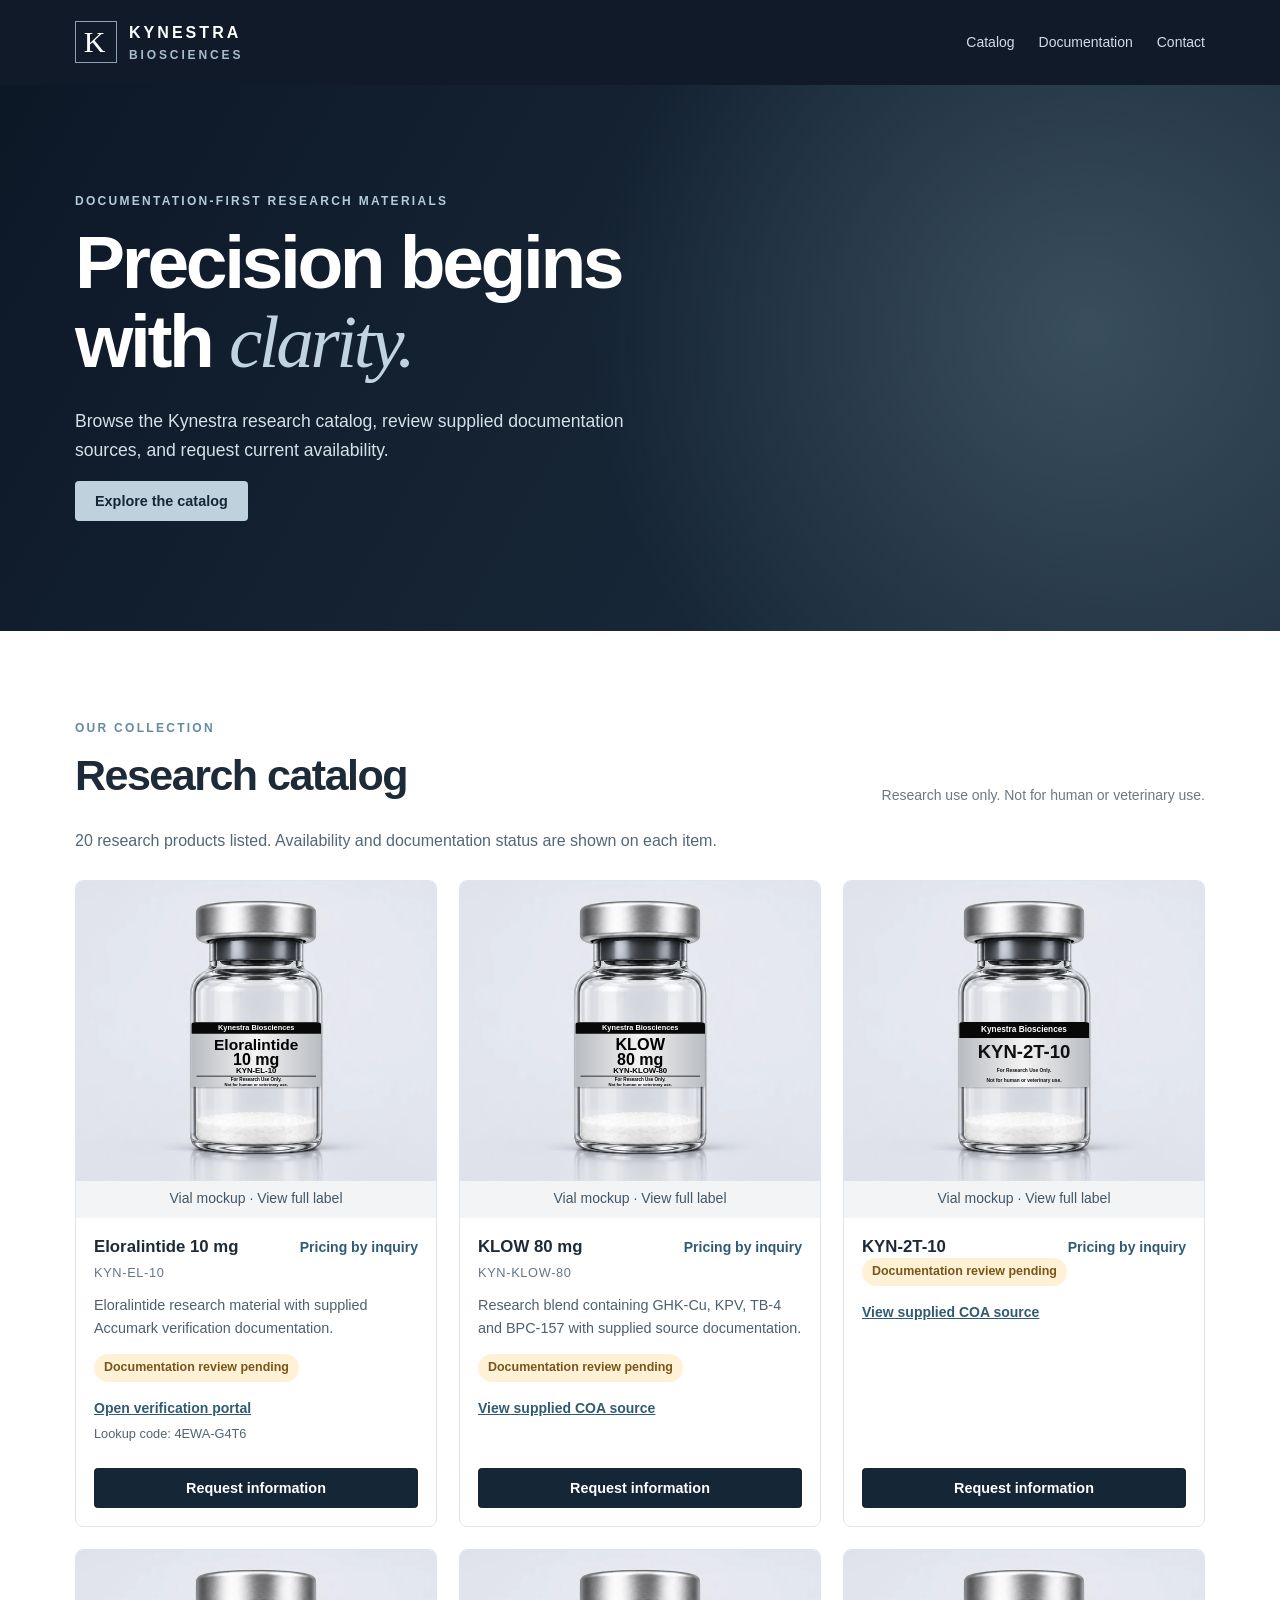
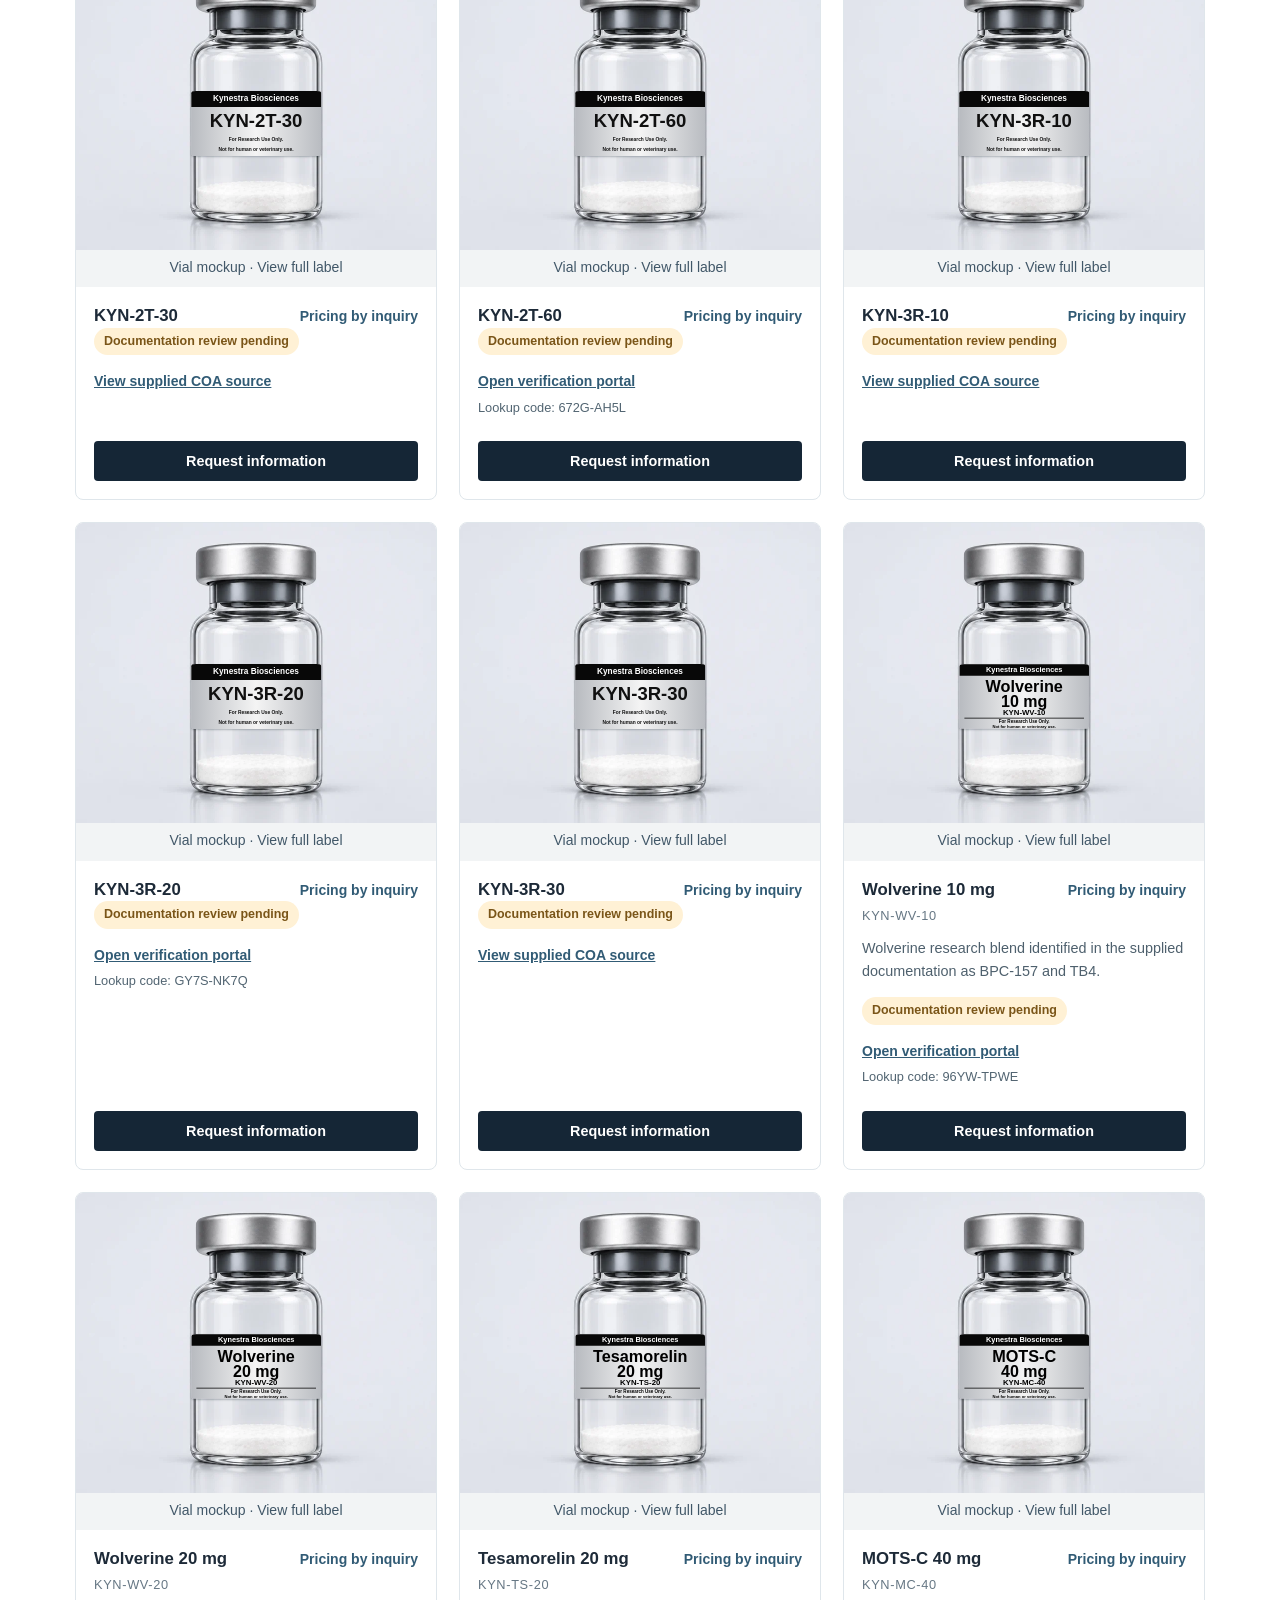
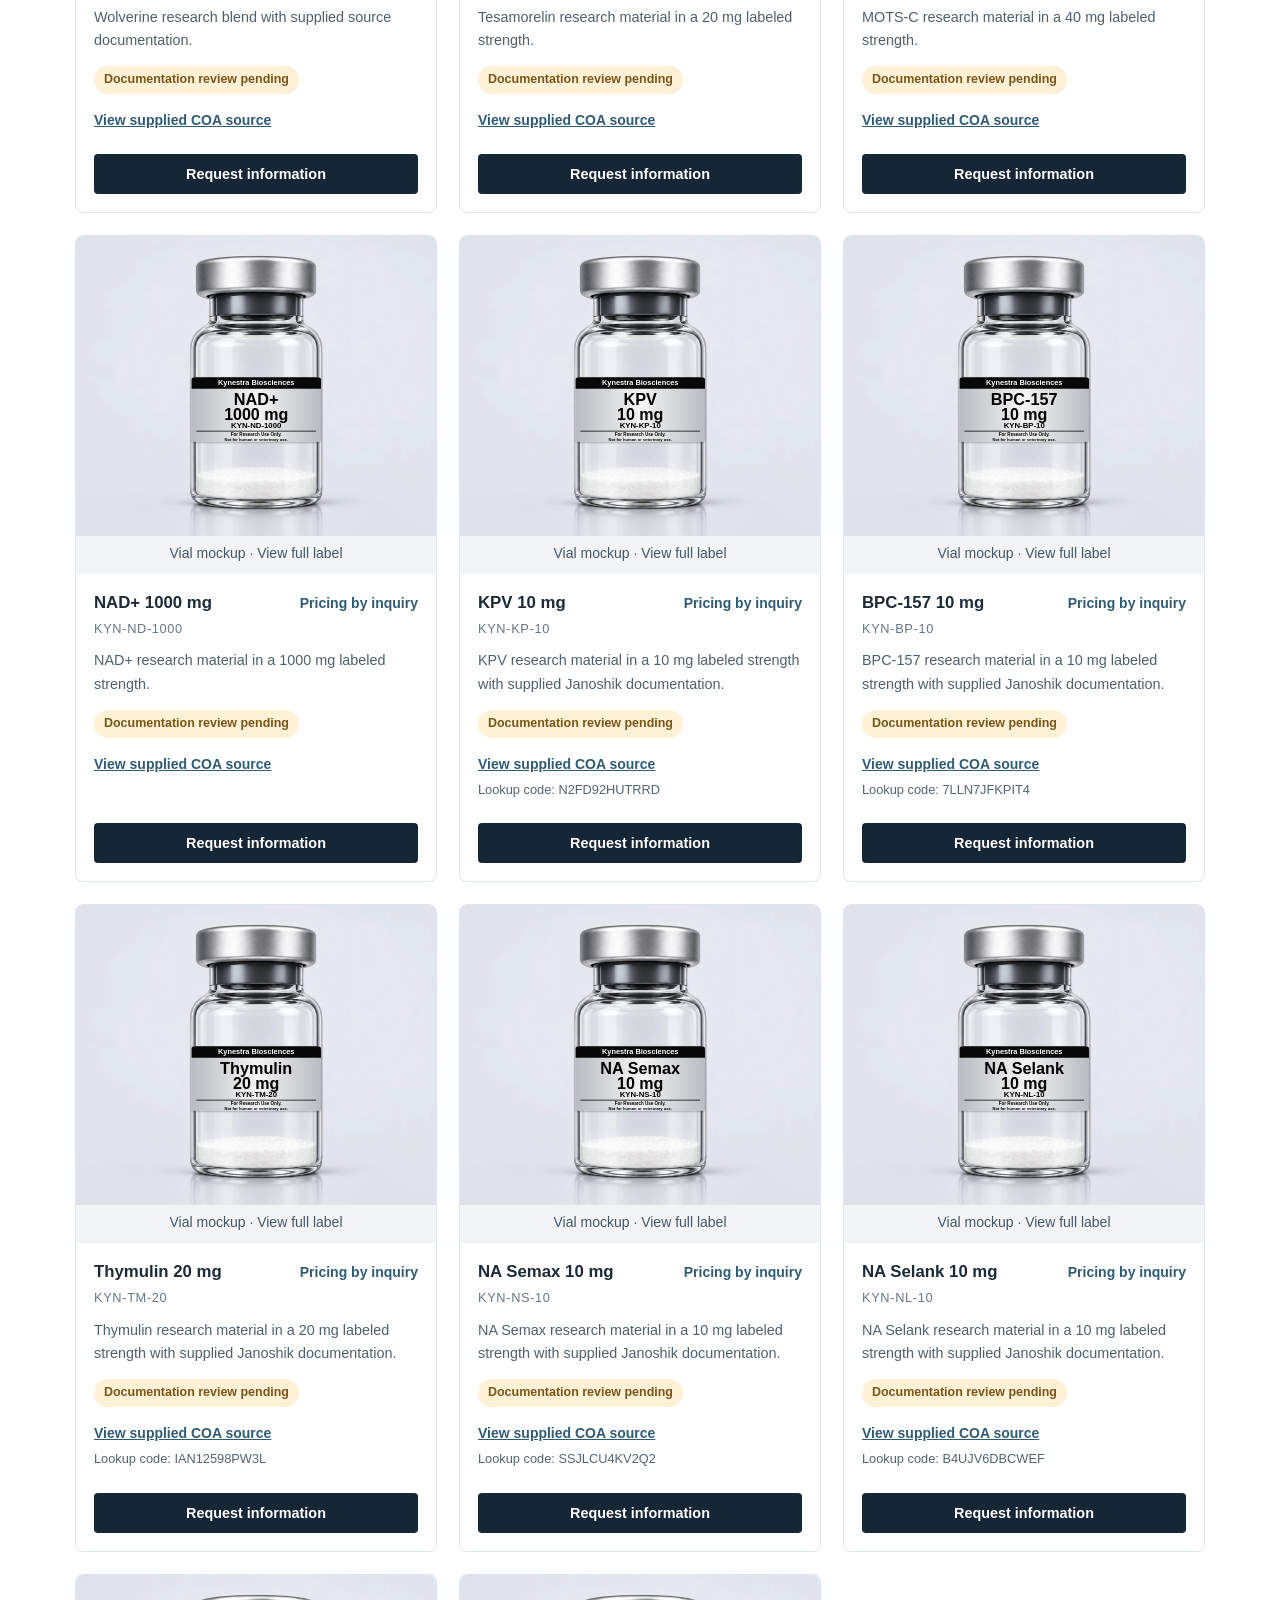
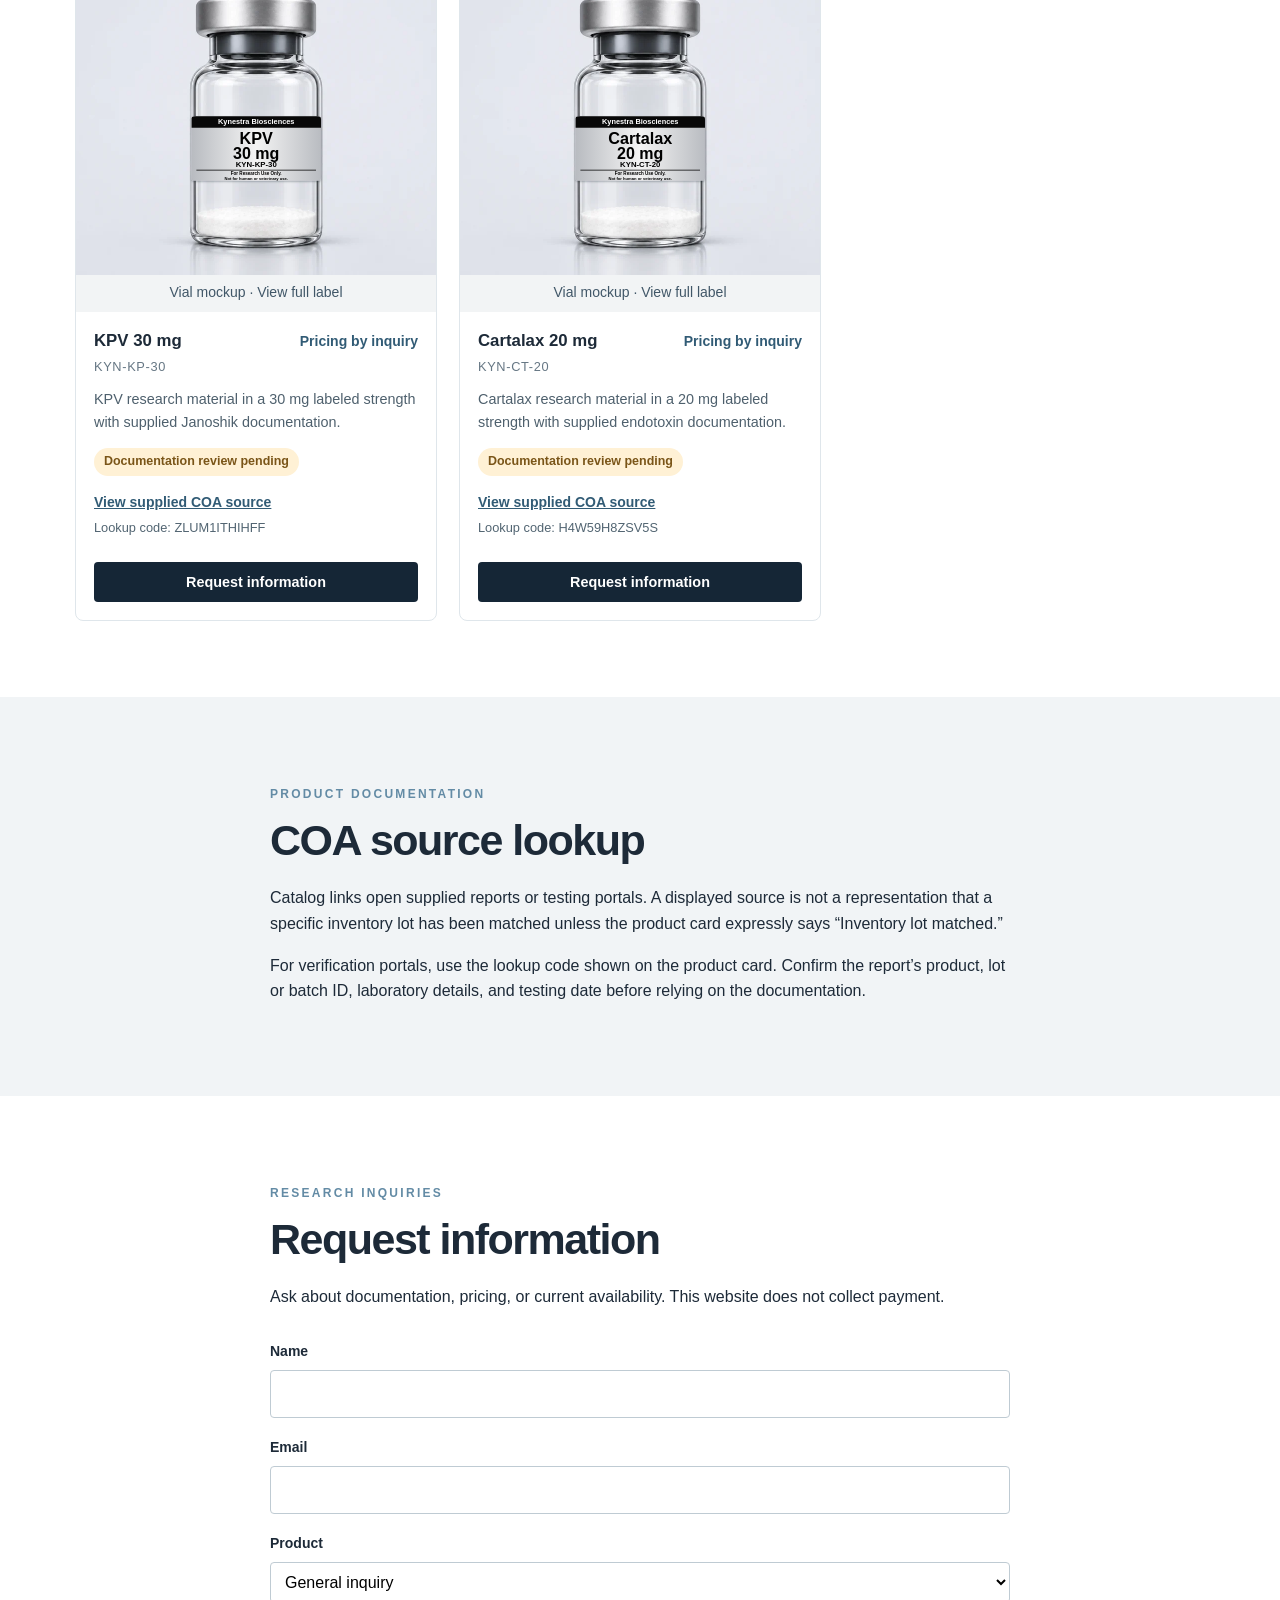
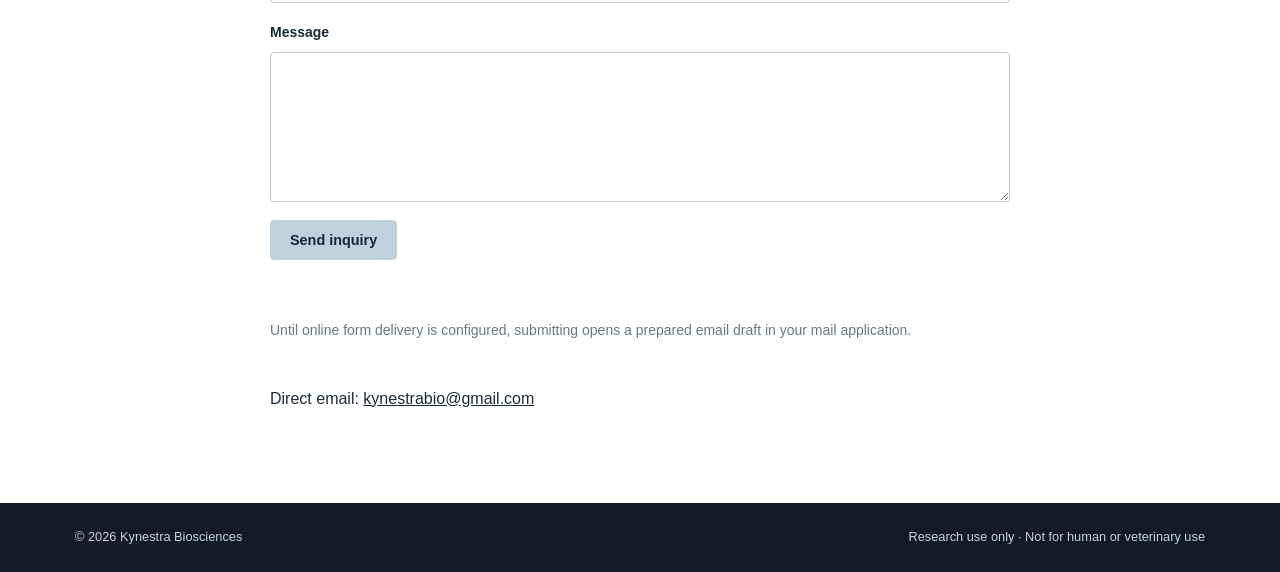
<file: index.html>
<!doctype html>
<html lang="en">
<head>
  <meta charset="utf-8">
  <meta name="viewport" content="width=device-width,initial-scale=1">
  <meta name="description" content="Kynestra Biosciences research catalog and supplied documentation links">
  <title>Kynestra Biosciences | Research Catalog</title>
  <link rel="stylesheet" href="./styles.css">
  <script defer src="./script.js"></script>
</head>
<body>
  <a class="skip" href="#catalog">Skip to catalog</a>
  <header>
    <div class="wrap nav">
      <a class="brand" href="#home"><span class="monogram">K</span><span>KYNESTRA<small>BIOSCIENCES</small></span></a>
      <nav aria-label="Main"><a href="#catalog">Catalog</a><a href="#verification">Documentation</a><a href="#contact">Contact</a></nav>
    </div>
  </header>
  <main>
    <section id="home" class="hero">
      <div class="wrap">
        <p class="eyebrow">Documentation-first research materials</p>
        <h1>Precision begins<br>with <em>clarity.</em></h1>
        <p class="lead">Browse the Kynestra research catalog, review supplied documentation sources, and request current availability.</p>
        <a class="button" href="#catalog">Explore the catalog</a>
      </div>
    </section>
    <section id="catalog" class="wrap section">
      <div class="heading">
        <div><p class="eyebrow">Our collection</p><h2>Research catalog</h2></div>
        <p class="muted">Research use only. Not for human or veterinary use.</p>
      </div>
      <p id="catalog-status" class="catalog-status" aria-live="polite">Loading catalog…</p>
      <div id="products" class="grid" aria-live="polite"></div>
    </section>
    <section id="verification" class="section shaded">
      <div class="wrap narrow">
        <p class="eyebrow">Product documentation</p>
        <h2>COA source lookup</h2>
        <p>Catalog links open supplied reports or testing portals. A displayed source is not a representation that a specific inventory lot has been matched unless the product card expressly says “Inventory lot matched.”</p>
        <p>For verification portals, use the lookup code shown on the product card. Confirm the report’s product, lot or batch ID, laboratory details, and testing date before relying on the documentation.</p>
      </div>
    </section>
    <section id="contact" class="wrap section narrow">
      <p class="eyebrow">Research inquiries</p>
      <h2>Request information</h2>
      <p>Ask about documentation, pricing, or current availability. This website does not collect payment.</p>
      <form id="inquiry" data-endpoint="">
        <label for="person">Name</label>
        <input id="person" name="name" required maxlength="120" autocomplete="name">
        <label for="reply">Email</label>
        <input id="reply" name="email" type="email" required maxlength="150" autocomplete="email">
        <label for="interest">Product</label>
        <select id="interest" name="product"><option value="">General inquiry</option></select>
        <label for="message">Message</label>
        <textarea id="message" name="message" required maxlength="1500" rows="5"></textarea>
        <button class="button" type="submit">Send inquiry</button>
        <p id="form-status" class="form-status" aria-live="polite"></p>
        <p class="muted">Until online form delivery is configured, submitting opens a prepared email draft in your mail application.</p>
      </form>
      <p>Direct email: <a href="mailto:kynestrabio@gmail.com">kynestrabio@gmail.com</a></p>
    </section>
  </main>
  <footer><div class="wrap footer"><span>© <span id="year"></span> Kynestra Biosciences</span><span>Research use only · Not for human or veterinary use</span></div></footer>
</body>
</html>
</file>
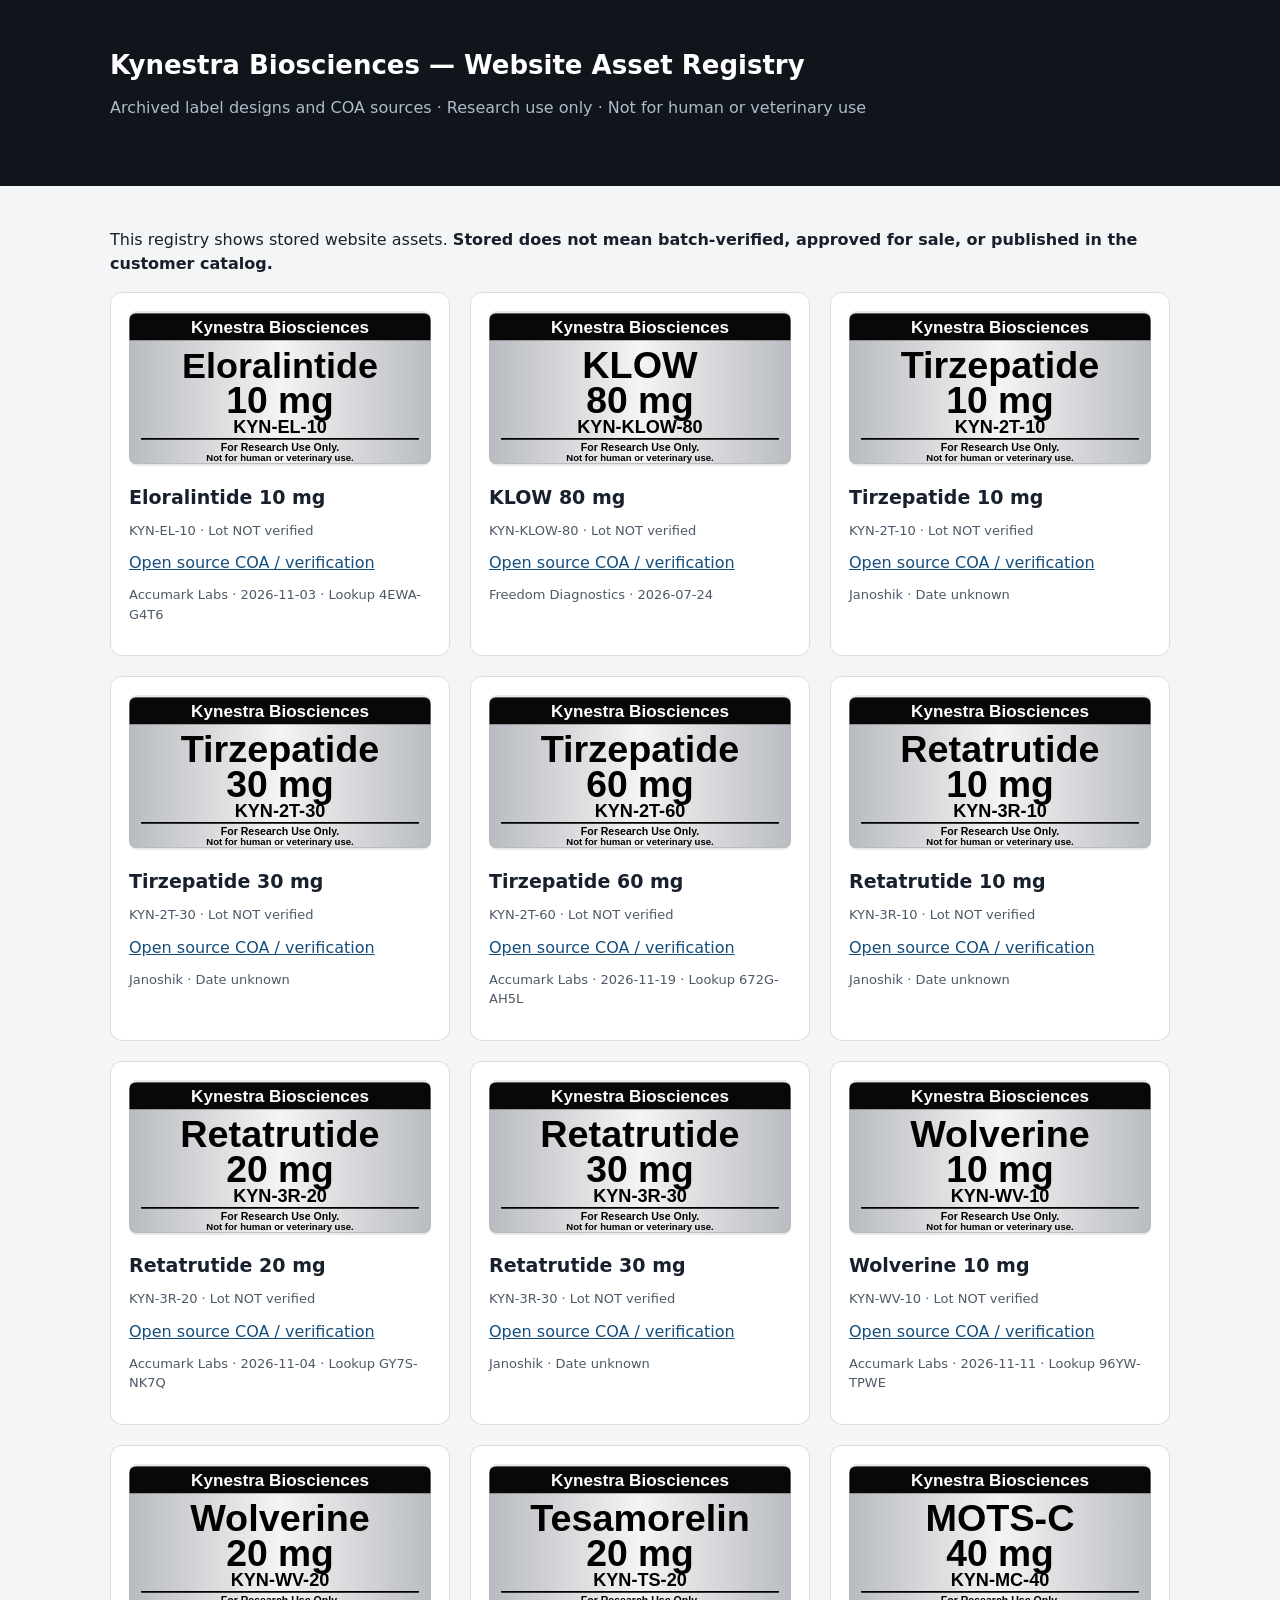
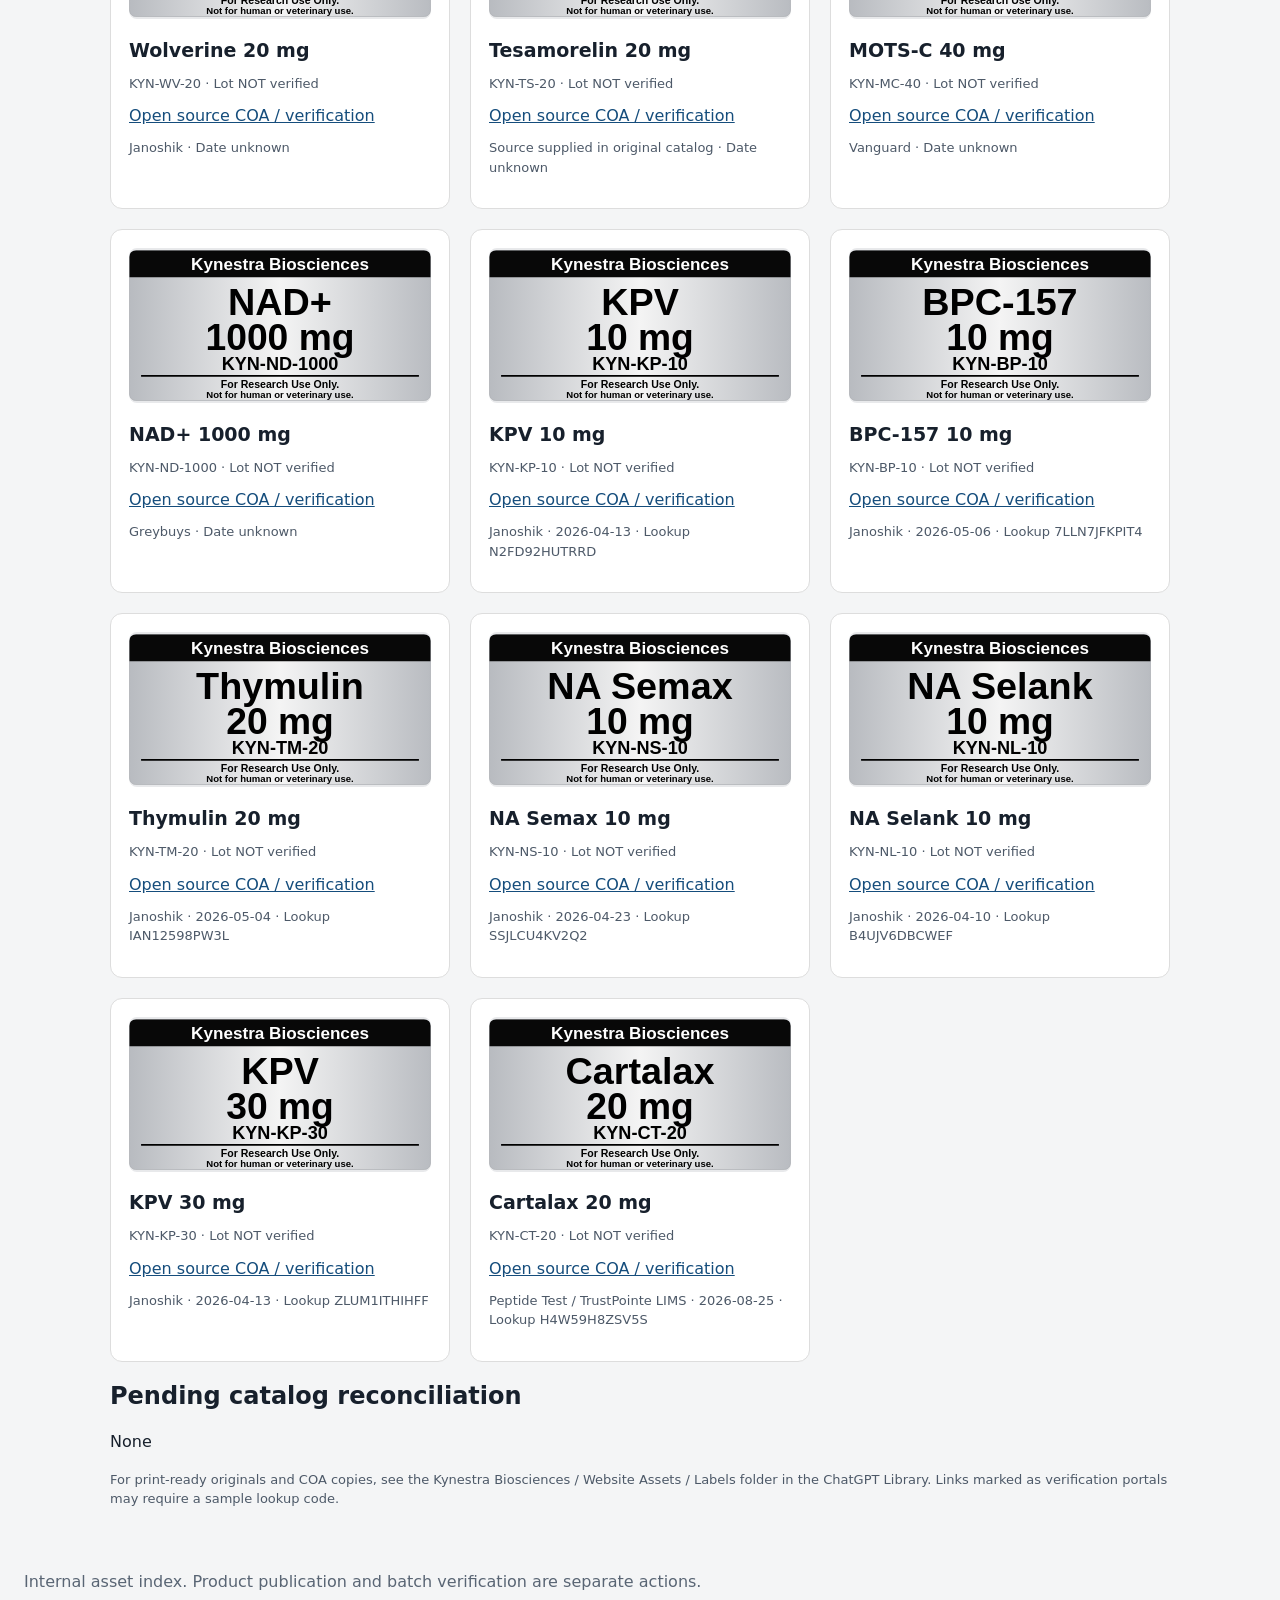
<file: website-assets/index.html>
<!doctype html>
<html lang="en"><head><meta charset="utf-8"><meta name="viewport" content="width=device-width,initial-scale=1"><title>Kynestra — Asset Registry</title>
<style>body{margin:0;font:16px system-ui,Arial;background:#f4f5f6;color:#17202c}header{background:#10151b;color:white;padding:24px}main{max-width:1060px;margin:auto;padding:26px}h1{margin:0;font-size:26px}p{line-height:1.5}.sub{color:#aebbc9}.grid{display:grid;grid-template-columns:repeat(auto-fit,minmax(260px,1fr));gap:20px}.card{background:white;border:1px solid #ddd;border-radius:12px;padding:18px}.card img{width:100%;height:155px;object-fit:contain;background:#e8e9eb;border-radius:8px}.card h2{font-size:19px;margin-bottom:6px}.meta{font-size:13px;color:#4d5968}.tag{display:inline-block;padding:3px 8px;background:#eee;border-radius:30px;font-size:12px}a{color:#154d7c}footer{padding:24px;color:#596574}</style></head>
<body><header><main><h1>Kynestra Biosciences — Website Asset Registry</h1><p class="sub">Archived label designs and COA sources · Research use only · Not for human or veterinary use</p></main></header>
<main><p>This registry shows stored website assets. <strong>Stored does not mean batch-verified, approved for sale, or published in the customer catalog.</strong></p>
<div id="items" class="grid"><p>Loading registry…</p></div><h2>Pending catalog reconciliation</h2><p id="pending">Loading…</p>
<p class="meta">For print-ready originals and COA copies, see the Kynestra Biosciences / Website Assets / Labels folder in the ChatGPT Library. Links marked as verification portals may require a sample lookup code.</p></main>
<footer>Internal asset index. Product publication and batch verification are separate actions.</footer>
<script>
(async()=>{const el=document.querySelector('#items');try{const r=await fetch('./registry.json');if(!r.ok)throw new Error('Registry unavailable');const data=await r.json();el.textContent='';for(const p of data.products){const card=document.createElement('article');card.className='card';const im=document.createElement('img');im.src='../'+p.labelSvg;im.alt=p.name+' '+p.strength+' label';const h=document.createElement('h2');h.textContent=p.name+' '+p.strength;const code=document.createElement('p');code.className='meta';code.textContent=p.id+' · '+(p.inventoryLotMatched?'Lot matched':'Lot NOT verified');const link=document.createElement('a');link.href=p.coaUrl;link.target='_blank';link.rel='noopener noreferrer';link.textContent='Open source COA / verification';const note=document.createElement('p');note.className='meta';note.textContent=p.coaLab+' · '+(p.coaReported||'Date unknown')+(p.coaLookupCode?' · Lookup '+p.coaLookupCode:'');card.append(im,h,code,link,note);el.append(card)}document.querySelector('#pending').textContent=(data.backlog||[]).filter(x=>!x.supersededBy).map(x=>x.name+' '+x.strength).join(' · ')||'None'}catch(e){el.textContent='Registry could not be loaded. See the GitHub registry.json file.';document.querySelector('#pending').textContent='Unavailable.'}})();
</script></body></html>
</file>
<file: styles.css>
:root{--deep:#101a29;--ink:#1d2a38;--soft:#edf1f4;--silver:#c6d1d9;--blue:#638ba5;--pending:#7a5518;--matched:#255b3c}*{box-sizing:border-box}html{scroll-behavior:smooth}body{margin:0;color:var(--ink);font:16px/1.6 "Segoe UI",Arial,sans-serif}a{color:inherit}a:focus-visible,button:focus-visible,input:focus-visible,select:focus-visible,textarea:focus-visible{outline:3px solid #5f9bc0;outline-offset:3px}.wrap{width:min(1130px,calc(100% - 40px));margin:auto}.skip{position:absolute;top:-100px}.skip:focus{top:10px;background:white;padding:10px;z-index:10}header,footer{background:var(--deep);color:white}.nav,.footer{display:flex;align-items:center;justify-content:space-between;gap:20px}.nav{padding:20px 0}.brand{display:flex;align-items:center;gap:12px;text-decoration:none;font-weight:750;letter-spacing:.19em}.brand small{display:block;color:#a8bdca;letter-spacing:.24em;font-size:.75rem}.monogram{width:42px;height:42px;display:grid;place-items:center;border:1px solid #8aa2b4;font:30px Georgia,serif}.nav nav{display:flex;gap:24px}.nav nav a{text-decoration:none;color:#d1dde6;font-size:.875rem}.hero{background:radial-gradient(circle at 85% 45%,#394e5d,transparent 44%),linear-gradient(120deg,#0d1827,#1e3040);color:white;padding:95px 0 110px}.hero h1{font-size:clamp(44px,6vw,75px);line-height:1.05;letter-spacing:-.045em;margin:0 0 26px}.hero h1 em{color:#c0d3df;font-family:Georgia,serif;font-weight:400}.lead{max-width:610px;color:#d6e0e7;font-size:1.1rem}.eyebrow{text-transform:uppercase;letter-spacing:.19em;color:var(--blue);font-size:.75rem;font-weight:bold}.hero .eyebrow{color:#b4cbda}.button{border:0;display:inline-block;background:#bfd1dc;color:#152636;padding:12px 20px;text-decoration:none;border-radius:4px;font:600 .9rem "Segoe UI",Arial,sans-serif;cursor:pointer}.button:hover{background:#d3e1e9}.button:disabled{cursor:not-allowed;opacity:.65}.button.secondary{width:100%;background:#152636;color:white}.section{padding:76px 0}.heading{display:flex;justify-content:space-between;align-items:end;gap:20px;margin-bottom:8px}.muted{color:#697985;font-size:.875rem}h2{font-size:clamp(30px,4vw,43px);letter-spacing:-.035em;line-height:1.15;margin:6px 0 20px}.catalog-status{color:#536775;margin:0 0 26px}.grid{display:grid;grid-template-columns:repeat(3,minmax(0,1fr));gap:22px}.item{border:1px solid #dfe6eb;border-radius:8px;overflow:hidden;background:white;display:flex;flex-direction:column}.art{height:220px;background:radial-gradient(circle,#fff,#d9e0e5);display:grid;place-items:center;padding:22px}.art img{display:block;width:100%;height:100%;object-fit:contain;filter:drop-shadow(7px 8px 7px rgba(63,76,87,.24))}.details{padding:18px;display:flex;flex-direction:column;flex:1}.product-header{display:flex;align-items:start;justify-content:space-between;gap:12px}.details h3{font-size:1.05rem;line-height:1.3;margin:0}.price{margin:0;text-align:right;white-space:nowrap;font-size:.875rem;font-weight:700;color:#315b75}.product-code{margin:5px 0 10px;color:#667784;font-size:.8rem;letter-spacing:.05em}.description{margin:0 0 14px;font-size:.9rem;color:#4e606d}.status{display:inline-block;align-self:flex-start;border-radius:999px;padding:4px 10px;font-size:.78rem;font-weight:700}.status.pending{background:#fff1d5;color:var(--pending)}.status.matched{background:#dff2e7;color:var(--matched)}.documentation{display:grid;gap:5px;margin:15px 0}.documentation a{font-size:.875rem;color:#315b75;font-weight:700}.lookup-code{font-size:.8rem;color:#526572}.card-actions{margin-top:auto;padding-top:8px}.catalog-error{grid-column:1/-1;padding:22px;background:#fff1d5;border-radius:6px}.shaded{background:#f1f4f6}.narrow{max-width:740px}form{display:grid;gap:8px;margin:30px 0}label{font-weight:600;font-size:.875rem}input,textarea,select{font:inherit;border:1px solid #bfcbd3;border-radius:4px;padding:10px;margin-bottom:10px;max-width:100%;background:white}form .button{justify-self:start}.form-status{min-height:1.6em;margin:2px 0;font-weight:600;color:#315b75}.footer{padding:24px 0;font-size:.8rem;color:#c4d3de}@media(max-width:950px){.grid{grid-template-columns:repeat(2,1fr)}}@media(max-width:640px){.grid{grid-template-columns:1fr}.nav,.heading,.footer{align-items:flex-start;flex-direction:column}.nav nav{gap:14px}.hero{padding:70px 0}.product-header{display:block}.price{text-align:left;margin-top:4px}}


.art {
  height: auto;
  min-height: 0;
  display: block;
  padding: 0;
  background: #f2f4f5;
}

.label-link {
  display: block;
  color: #415768;
  text-align: center;
  text-decoration: none;
}

.label-link:focus-visible { outline-offset: -4px; }

.package-view {
  position: relative;
  aspect-ratio: 6 / 5;
  container-type: inline-size;
}

.art .package-photo {
  display: block;
  width: 100%;
  height: 100%;
  object-fit: cover;
  filter: none;
}

.art .vial-face {
  position: absolute;
  left: 50%;
  top: 47%;
  transform: translateX(-50%);
  width: 36%;
  height: auto;
  aspect-ratio: 2 / 1;
  border-radius: 3.5%;
  box-shadow: 0 1px 2px #12222a45;
  filter: none;
}

.code-face {
  display: grid;
  grid-template-rows: 24% 45% 15% 16%;
  align-items: center;
  overflow: hidden;
  color: #101010;
  background: linear-gradient(90deg, #b8bbc0, #f4f4f4 50%, #b9bcc1);
  font-family: Arial, sans-serif;
  line-height: 1;
}

.face-brand {
  align-content: center;
  align-self: stretch;
  color: white;
  background: #080808;
  font-size: 2.3cqw;
  font-weight: 700;
}

.face-code { font-size: 5.15cqw; }
.face-use { font-size: 1.35cqw; font-weight: 700; }

.art-caption {
  display: block;
  padding: 6px 10px 9px;
  font-size: .875rem;
}

.label-link:hover .art-caption { text-decoration: underline; }
</file>
